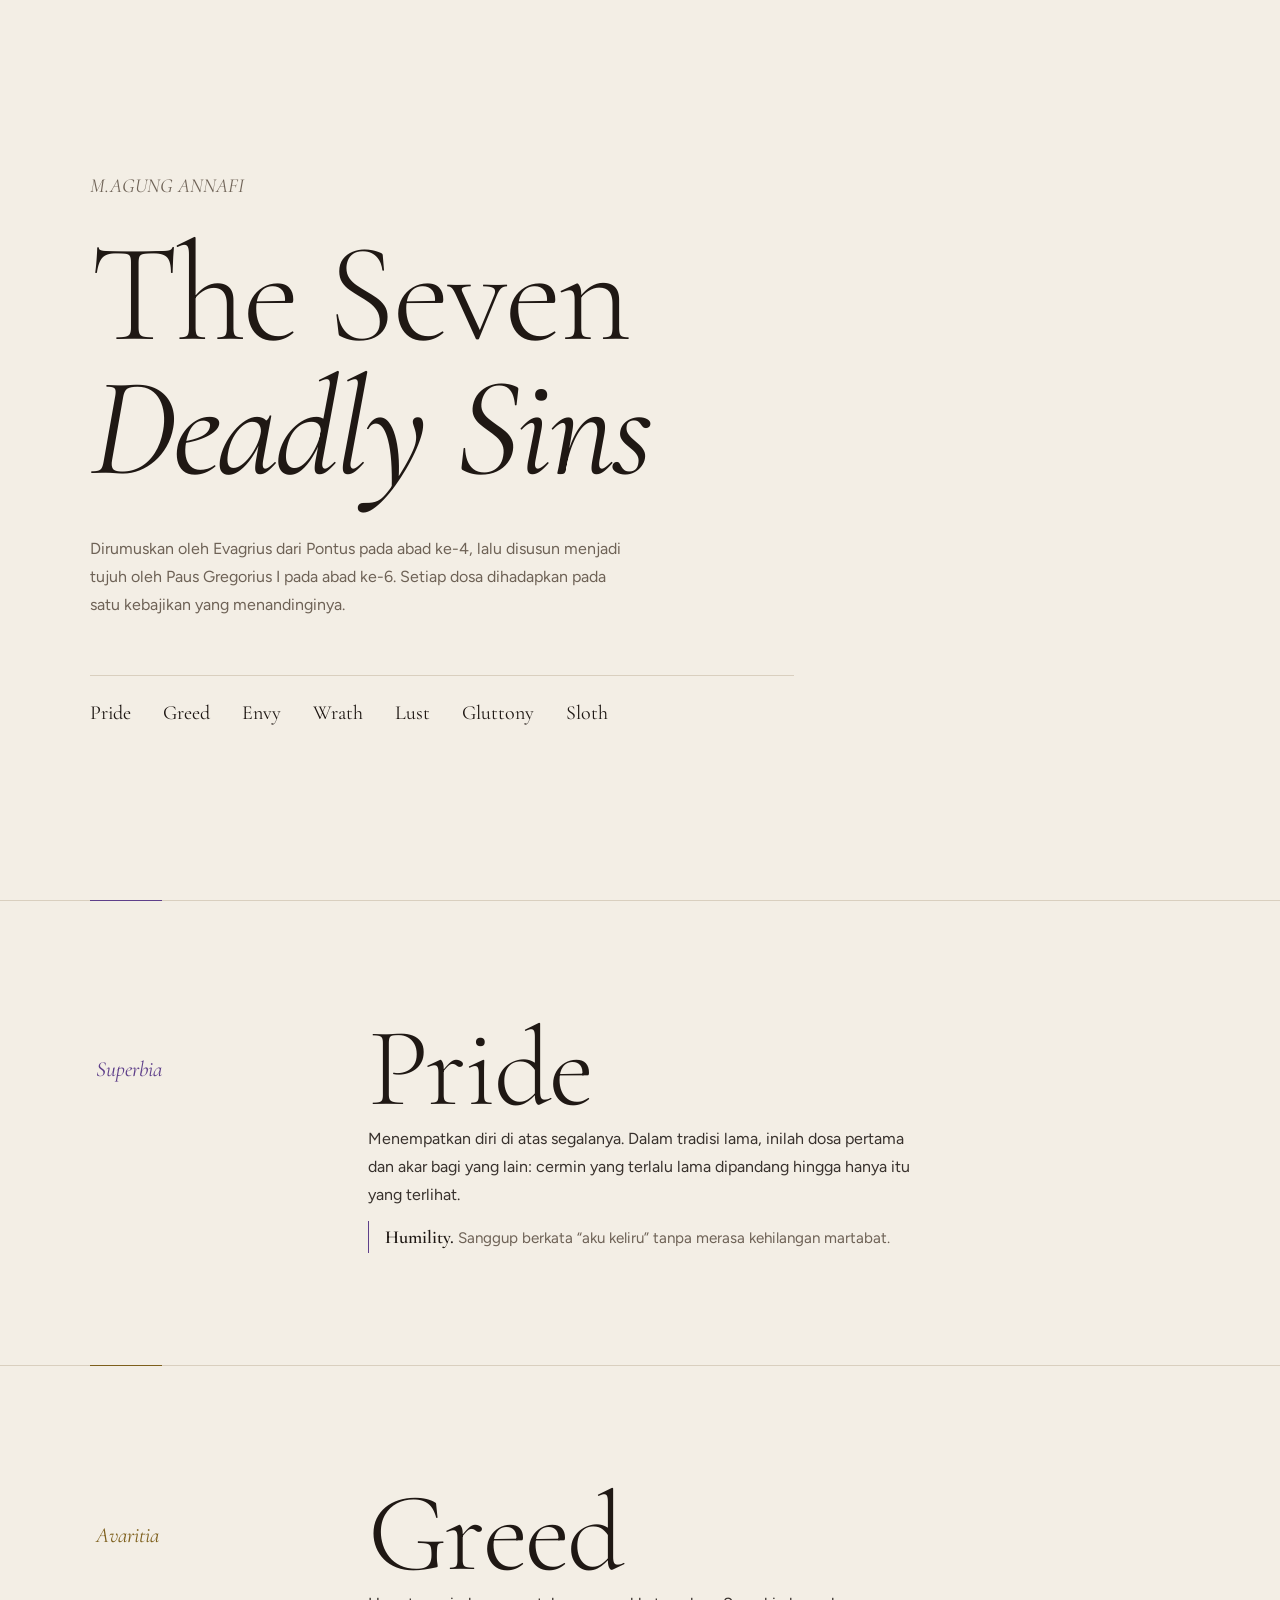
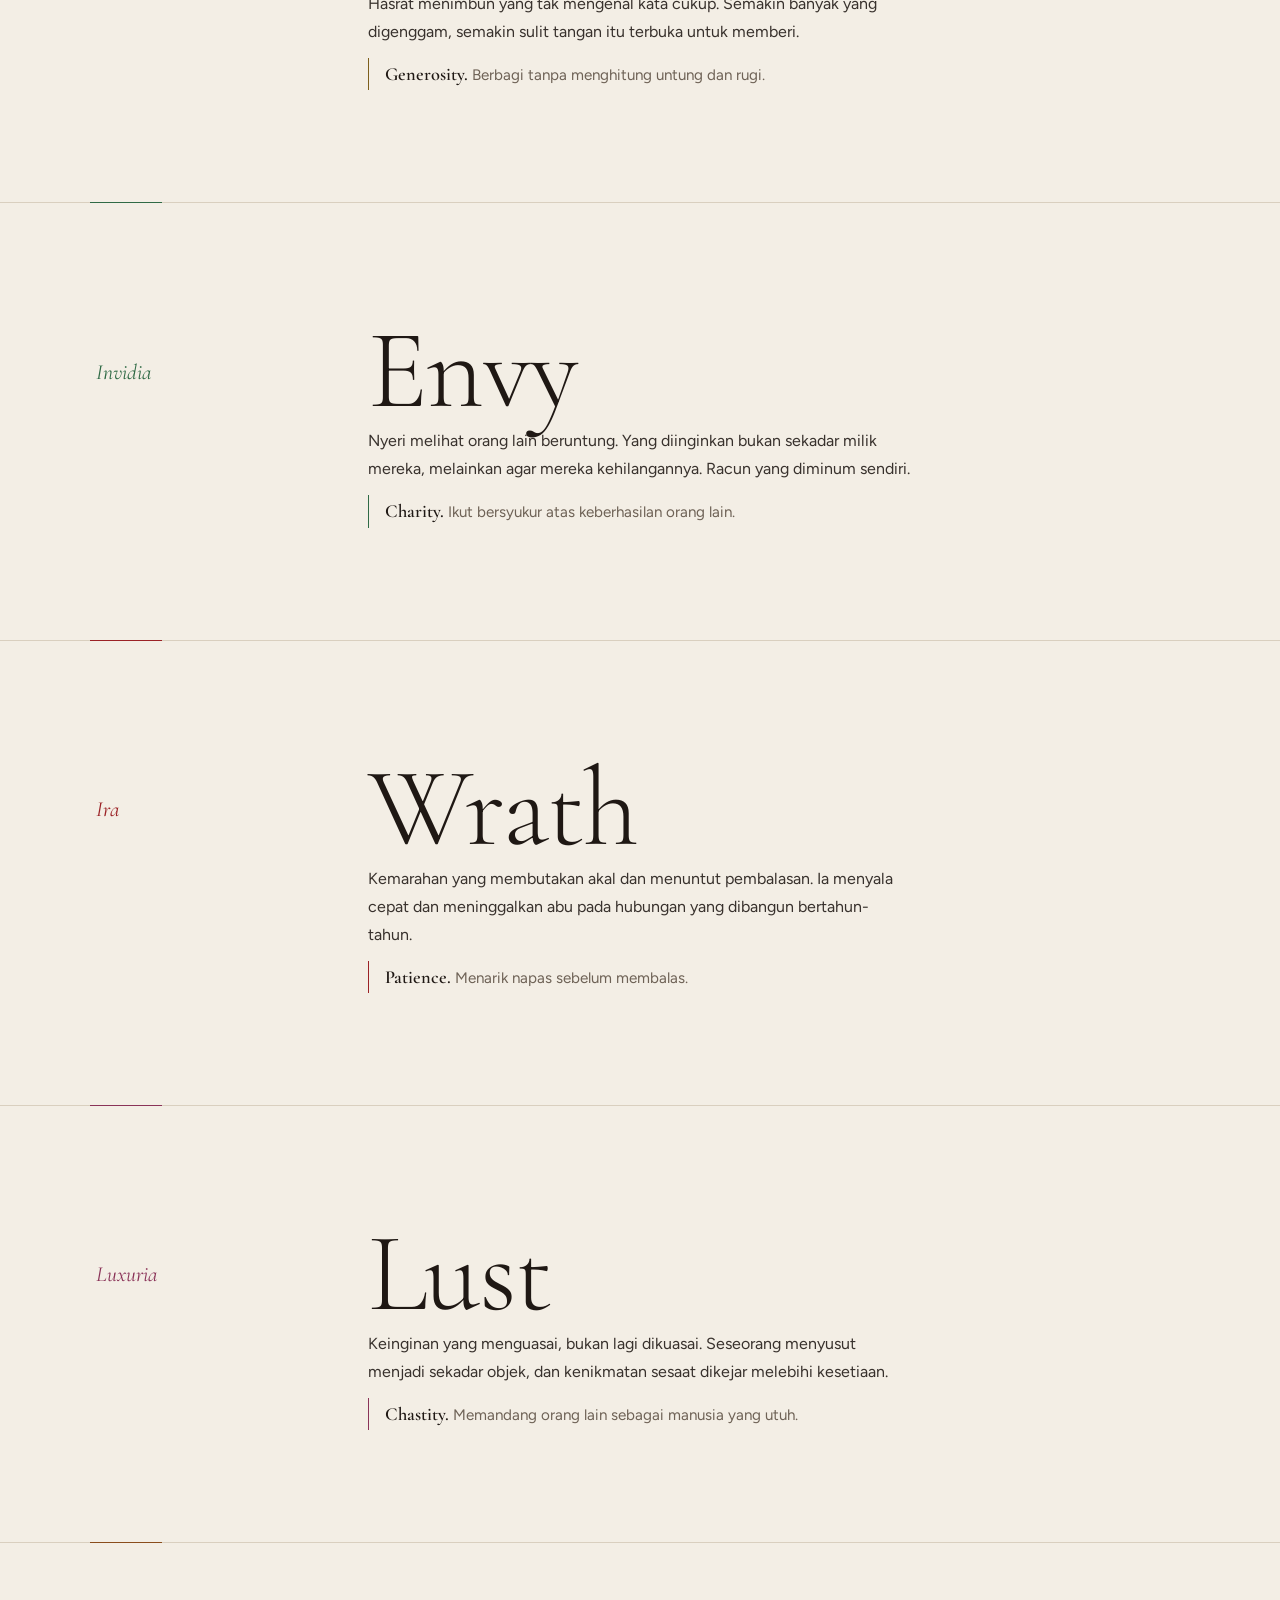
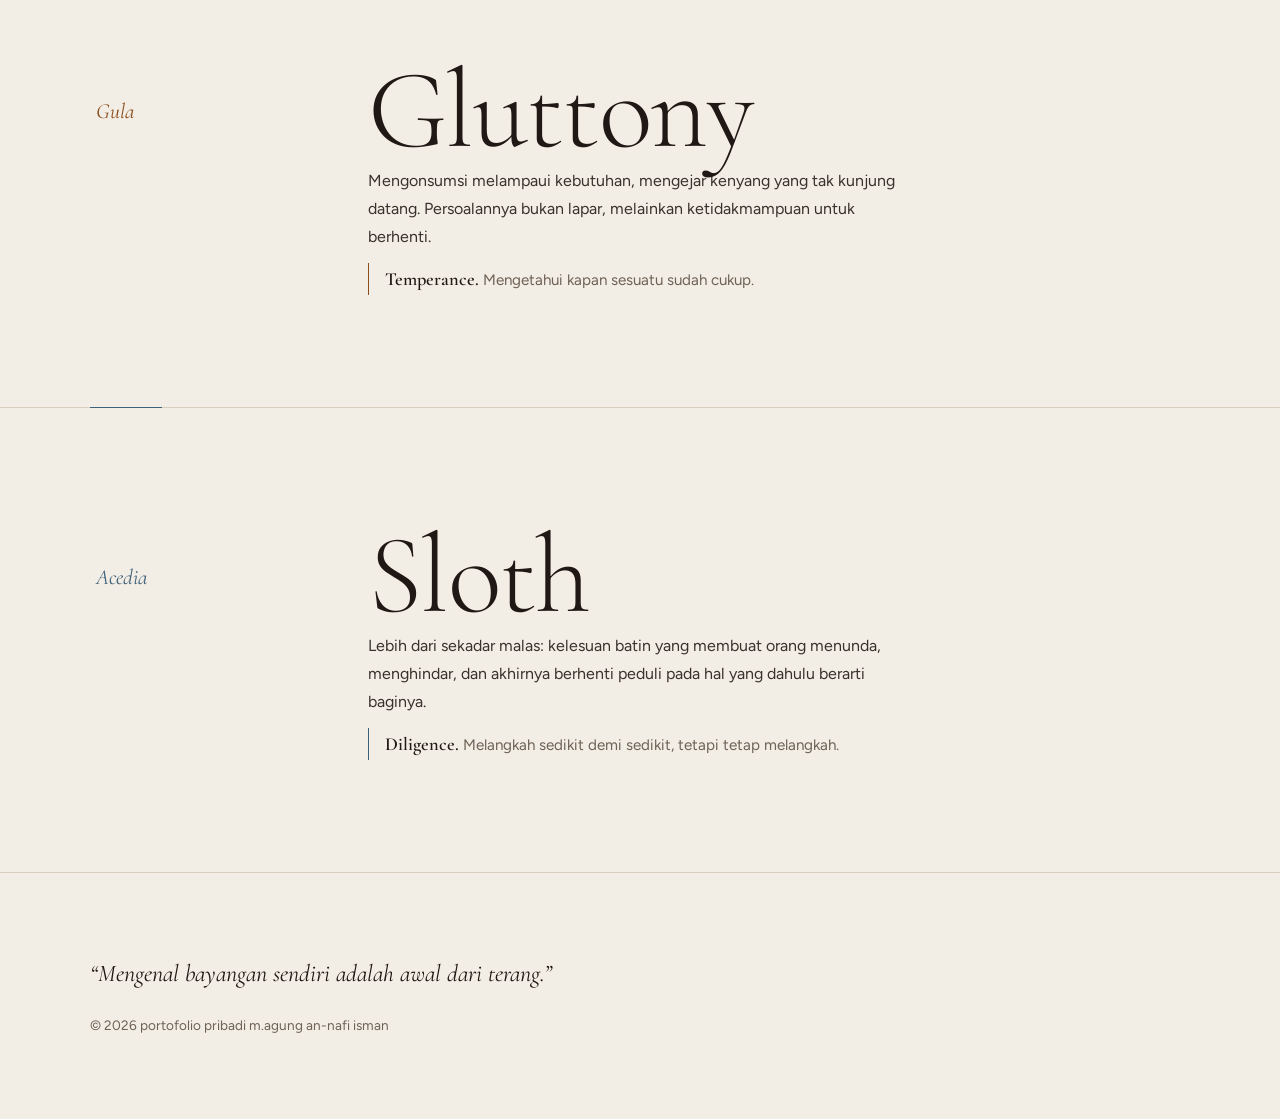
<file: index.html>
<!DOCTYPE html>
<html lang="id">
<head>
<meta charset="utf-8">
<meta name="viewport" content="width=device-width, initial-scale=1, viewport-fit=cover">
<title>The Seven Deadly Sins</title>
<link rel="stylesheet" href="https://fonts.googleapis.com/css2?family=Cormorant+Garamond:ital,wght@0,300;0,400;0,600;1,400&family=Figtree:wght@400;500&display=swap">
<link rel="stylesheet" href="ai.css">
</head>
<body>

<header class="hero">
  <p class="kicker">M.AGUNG ANNAFI</p>
  <h1>The Seven <em>Deadly Sins</em></h1>
  <p class="lead">Dirumuskan oleh Evagrius dari Pontus pada abad ke-4, lalu disusun menjadi tujuh oleh Paus Gregorius I pada abad ke-6. Setiap dosa dihadapkan pada satu kebajikan yang menandinginya.</p>
  <ul class="index">
    <li><a href="#pride">Pride</a></li>
    <li><a href="#greed">Greed</a></li>
    <li><a href="#envy">Envy</a></li>
    <li><a href="#wrath">Wrath</a></li>
    <li><a href="#lust">Lust</a></li>
    <li><a href="#gluttony">Gluttony</a></li>
    <li><a href="#sloth">Sloth</a></li>
  </ul>
</header>

<main>
<section class="sin pride" id="pride">
  <div class="inner">
    <p class="latin">Superbia</p>
    <div>
      <h2>Pride</h2>
      <p class="desc">Menempatkan diri di atas segalanya. Dalam tradisi lama, inilah dosa pertama dan akar bagi yang lain: cermin yang terlalu lama dipandang hingga hanya itu yang terlihat.</p>
      <p class="virtue"><b>Humility.</b> Sanggup berkata “aku keliru” tanpa merasa kehilangan martabat.</p>
    </div>
  </div>
</section>

<section class="sin greed" id="greed">
  <div class="inner">
    <p class="latin">Avaritia</p>
    <div>
      <h2>Greed</h2>
      <p class="desc">Hasrat menimbun yang tak mengenal kata cukup. Semakin banyak yang digenggam, semakin sulit tangan itu terbuka untuk memberi.</p>
      <p class="virtue"><b>Generosity.</b> Berbagi tanpa menghitung untung dan rugi.</p>
    </div>
  </div>
</section>

<section class="sin envy" id="envy">
  <div class="inner">
    <p class="latin">Invidia</p>
    <div>
      <h2>Envy</h2>
      <p class="desc">Nyeri melihat orang lain beruntung. Yang diinginkan bukan sekadar milik mereka, melainkan agar mereka kehilangannya. Racun yang diminum sendiri.</p>
      <p class="virtue"><b>Charity.</b> Ikut bersyukur atas keberhasilan orang lain.</p>
    </div>
  </div>
</section>

<section class="sin wrath" id="wrath">
  <div class="inner">
    <p class="latin">Ira</p>
    <div>
      <h2>Wrath</h2>
      <p class="desc">Kemarahan yang membutakan akal dan menuntut pembalasan. Ia menyala cepat dan meninggalkan abu pada hubungan yang dibangun bertahun-tahun.</p>
      <p class="virtue"><b>Patience.</b> Menarik napas sebelum membalas.</p>
    </div>
  </div>
</section>

<section class="sin lust" id="lust">
  <div class="inner">
    <p class="latin">Luxuria</p>
    <div>
      <h2>Lust</h2>
      <p class="desc">Keinginan yang menguasai, bukan lagi dikuasai. Seseorang menyusut menjadi sekadar objek, dan kenikmatan sesaat dikejar melebihi kesetiaan.</p>
      <p class="virtue"><b>Chastity.</b> Memandang orang lain sebagai manusia yang utuh.</p>
    </div>
  </div>
</section>

<section class="sin gluttony" id="gluttony">
  <div class="inner">
    <p class="latin">Gula</p>
    <div>
      <h2>Gluttony</h2>
      <p class="desc">Mengonsumsi melampaui kebutuhan, mengejar kenyang yang tak kunjung datang. Persoalannya bukan lapar, melainkan ketidakmampuan untuk berhenti.</p>
      <p class="virtue"><b>Temperance.</b> Mengetahui kapan sesuatu sudah cukup.</p>
    </div>
  </div>
</section>

<section class="sin sloth" id="sloth">
  <div class="inner">
    <p class="latin">Acedia</p>
    <div>
      <h2>Sloth</h2>
      <p class="desc">Lebih dari sekadar malas: kelesuan batin yang membuat orang menunda, menghindar, dan akhirnya berhenti peduli pada hal yang dahulu berarti baginya.</p>
      <p class="virtue"><b>Diligence.</b> Melangkah sedikit demi sedikit, tetapi tetap melangkah.</p>
    </div>
  </div>
</section>
</main>

<footer>
  <p class="q">“Mengenal bayangan sendiri adalah awal dari terang.”</p>
  <small>&copy; 2026 portofolio pribadi m.agung an-nafi isman<small>
</footer>

</body>
</html>
</file>
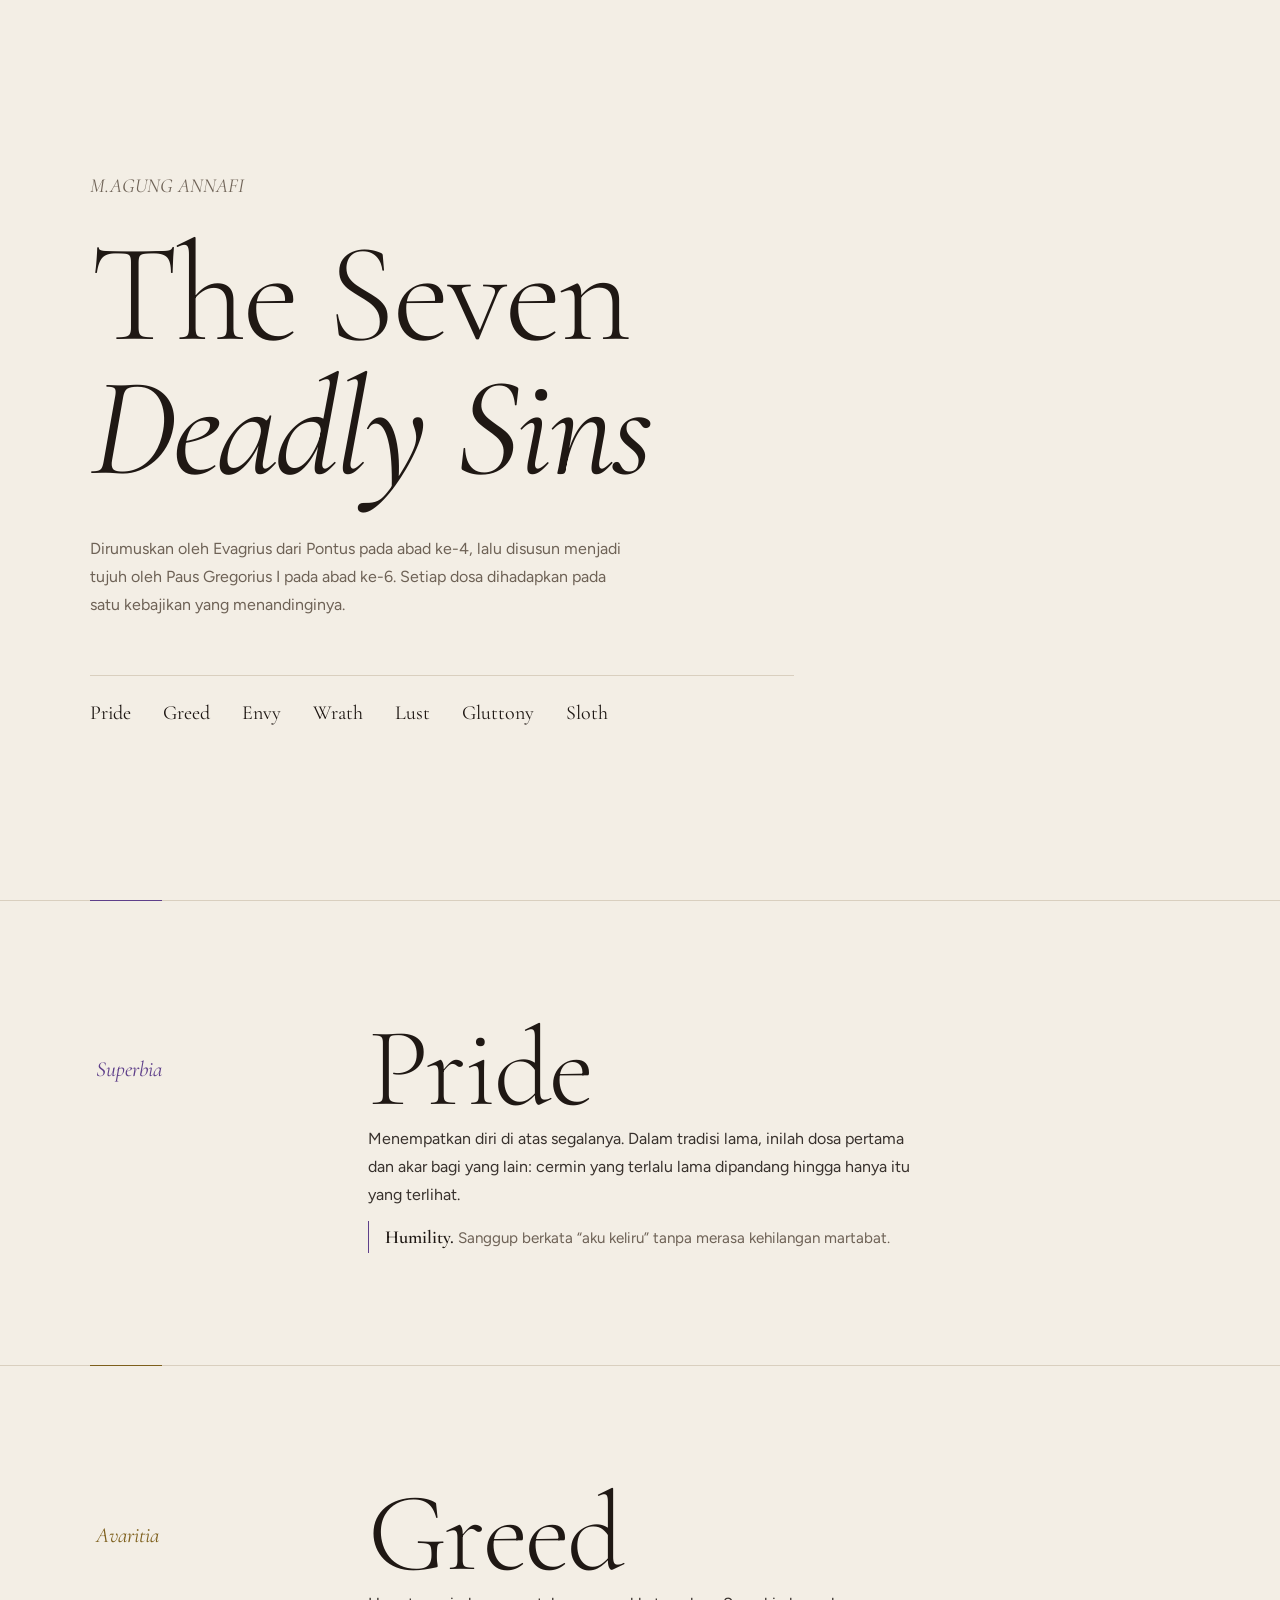
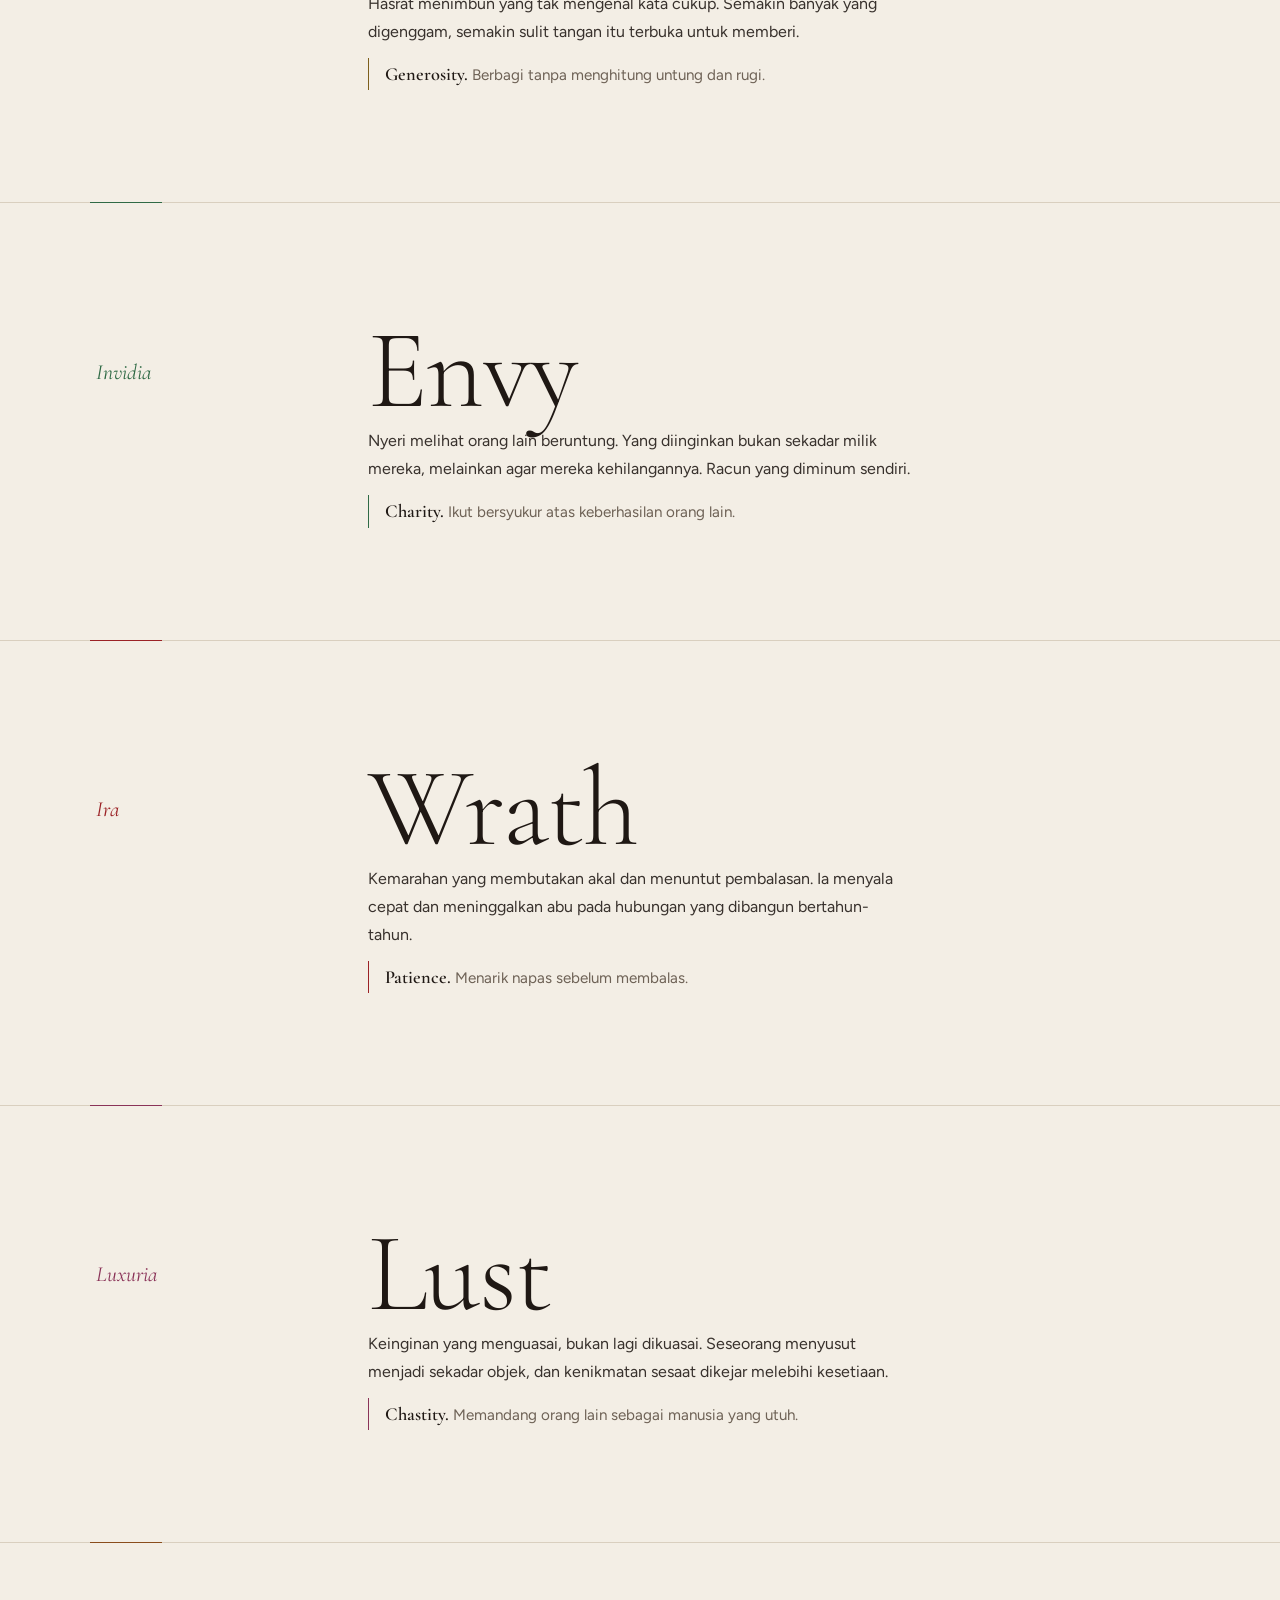
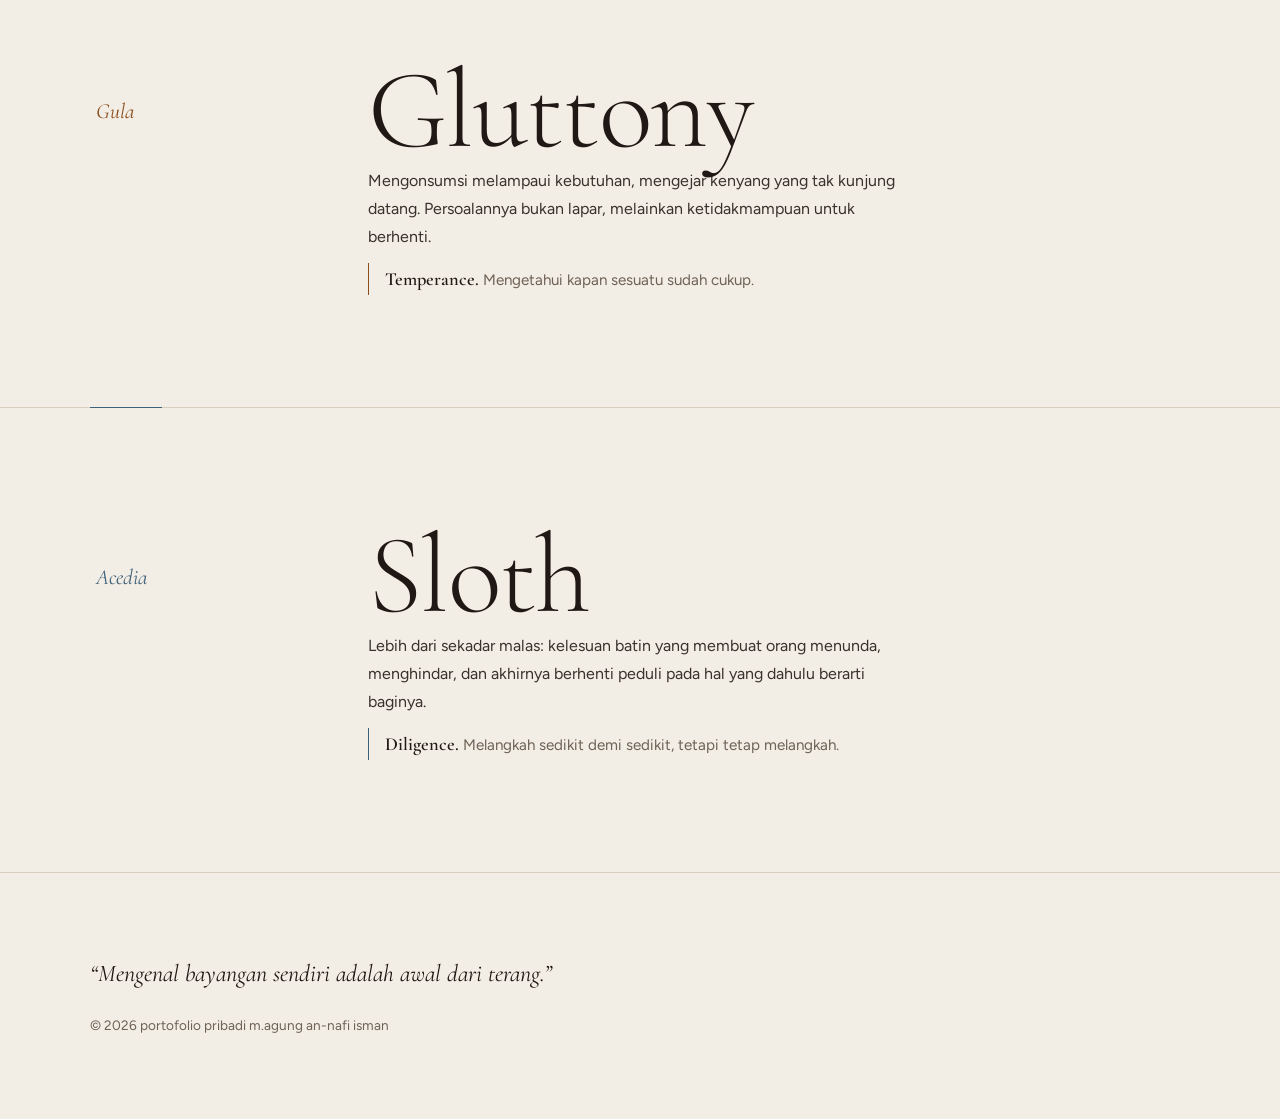
<file: ai.html>
<!DOCTYPE html>
<html lang="id">
<head>
<meta charset="utf-8">
<meta name="viewport" content="width=device-width, initial-scale=1, viewport-fit=cover">
<title>The Seven Deadly Sins</title>
<link rel="stylesheet" href="https://fonts.googleapis.com/css2?family=Cormorant+Garamond:ital,wght@0,300;0,400;0,600;1,400&family=Figtree:wght@400;500&display=swap">
<link rel="stylesheet" href="ai.css">
</head>
<body>

<header class="hero">
  <p class="kicker">M.AGUNG ANNAFI</p>
  <h1>The Seven <em>Deadly Sins</em></h1>
  <p class="lead">Dirumuskan oleh Evagrius dari Pontus pada abad ke-4, lalu disusun menjadi tujuh oleh Paus Gregorius I pada abad ke-6. Setiap dosa dihadapkan pada satu kebajikan yang menandinginya.</p>
  <ul class="index">
    <li><a href="#pride">Pride</a></li>
    <li><a href="#greed">Greed</a></li>
    <li><a href="#envy">Envy</a></li>
    <li><a href="#wrath">Wrath</a></li>
    <li><a href="#lust">Lust</a></li>
    <li><a href="#gluttony">Gluttony</a></li>
    <li><a href="#sloth">Sloth</a></li>
  </ul>
</header>

<main>
<section class="sin pride" id="pride">
  <div class="inner">
    <p class="latin">Superbia</p>
    <div>
      <h2>Pride</h2>
      <p class="desc">Menempatkan diri di atas segalanya. Dalam tradisi lama, inilah dosa pertama dan akar bagi yang lain: cermin yang terlalu lama dipandang hingga hanya itu yang terlihat.</p>
      <p class="virtue"><b>Humility.</b> Sanggup berkata “aku keliru” tanpa merasa kehilangan martabat.</p>
    </div>
  </div>
</section>

<section class="sin greed" id="greed">
  <div class="inner">
    <p class="latin">Avaritia</p>
    <div>
      <h2>Greed</h2>
      <p class="desc">Hasrat menimbun yang tak mengenal kata cukup. Semakin banyak yang digenggam, semakin sulit tangan itu terbuka untuk memberi.</p>
      <p class="virtue"><b>Generosity.</b> Berbagi tanpa menghitung untung dan rugi.</p>
    </div>
  </div>
</section>

<section class="sin envy" id="envy">
  <div class="inner">
    <p class="latin">Invidia</p>
    <div>
      <h2>Envy</h2>
      <p class="desc">Nyeri melihat orang lain beruntung. Yang diinginkan bukan sekadar milik mereka, melainkan agar mereka kehilangannya. Racun yang diminum sendiri.</p>
      <p class="virtue"><b>Charity.</b> Ikut bersyukur atas keberhasilan orang lain.</p>
    </div>
  </div>
</section>

<section class="sin wrath" id="wrath">
  <div class="inner">
    <p class="latin">Ira</p>
    <div>
      <h2>Wrath</h2>
      <p class="desc">Kemarahan yang membutakan akal dan menuntut pembalasan. Ia menyala cepat dan meninggalkan abu pada hubungan yang dibangun bertahun-tahun.</p>
      <p class="virtue"><b>Patience.</b> Menarik napas sebelum membalas.</p>
    </div>
  </div>
</section>

<section class="sin lust" id="lust">
  <div class="inner">
    <p class="latin">Luxuria</p>
    <div>
      <h2>Lust</h2>
      <p class="desc">Keinginan yang menguasai, bukan lagi dikuasai. Seseorang menyusut menjadi sekadar objek, dan kenikmatan sesaat dikejar melebihi kesetiaan.</p>
      <p class="virtue"><b>Chastity.</b> Memandang orang lain sebagai manusia yang utuh.</p>
    </div>
  </div>
</section>

<section class="sin gluttony" id="gluttony">
  <div class="inner">
    <p class="latin">Gula</p>
    <div>
      <h2>Gluttony</h2>
      <p class="desc">Mengonsumsi melampaui kebutuhan, mengejar kenyang yang tak kunjung datang. Persoalannya bukan lapar, melainkan ketidakmampuan untuk berhenti.</p>
      <p class="virtue"><b>Temperance.</b> Mengetahui kapan sesuatu sudah cukup.</p>
    </div>
  </div>
</section>

<section class="sin sloth" id="sloth">
  <div class="inner">
    <p class="latin">Acedia</p>
    <div>
      <h2>Sloth</h2>
      <p class="desc">Lebih dari sekadar malas: kelesuan batin yang membuat orang menunda, menghindar, dan akhirnya berhenti peduli pada hal yang dahulu berarti baginya.</p>
      <p class="virtue"><b>Diligence.</b> Melangkah sedikit demi sedikit, tetapi tetap melangkah.</p>
    </div>
  </div>
</section>
</main>

<footer>
  <p class="q">“Mengenal bayangan sendiri adalah awal dari terang.”</p>
  <small>&copy; 2026 portofolio pribadi m.agung an-nafi isman<small>
</footer>

</body>
</html>
</file>
<file: ai.css>
:root{
  --bg:#0f0d0c; --fg:#ece4d6; --muted:#9a8f82; --line:#2e2825;
  --serif:"Cormorant Garamond","Iowan Old Style",Georgia,serif;
  --sans:"Figtree",system-ui,-apple-system,"Segoe UI",sans-serif;
  color-scheme:dark;
  box-sizing:border-box;
  padding-top:env(safe-area-inset-top,0px);
  padding-bottom:env(safe-area-inset-bottom,0px);
}
@media (prefers-color-scheme:light){
  :root:not([data-theme="dark"]){--bg:#f3eee5;--fg:#1f1814;--muted:#6e6256;--line:#d9cfbf;color-scheme:light}
  :root:not([data-theme="dark"]) .sin{--a:var(--al)}
}
:root[data-theme="light"]{--bg:#f3eee5;--fg:#1f1814;--muted:#6e6256;--line:#d9cfbf;color-scheme:light}
:root[data-theme="light"] .sin{--a:var(--al)}
:root[data-theme="dark"]{--bg:#0f0d0c;--fg:#ece4d6;--muted:#9a8f82;--line:#2e2825;color-scheme:dark}
html{scroll-padding-top:env(safe-area-inset-top,0px);scroll-behavior:smooth}
*{box-sizing:border-box}
body{margin:0;background:var(--bg);color:var(--fg);font-family:var(--sans);font-size:1rem;line-height:1.75;overflow-x:hidden}
a:focus-visible{outline:2px solid var(--fg);outline-offset:4px}

/* Hero */
.hero{min-height:100vh;display:flex;flex-direction:column;justify-content:center;padding:5rem clamp(1.5rem,7vw,6rem)}
.hero .kicker{font-family:var(--serif);font-style:italic;font-size:1.25rem;color:var(--muted);margin:0 0 1.5rem}
.hero h1{font-family:var(--serif);font-weight:300;margin:0;font-size:clamp(3.2rem,11vw,9rem);line-height:.95;letter-spacing:-.02em}
.hero h1 em{display:block;font-weight:400;font-style:italic}
.hero .lead{max-width:34rem;margin:2.5rem 0 0;color:var(--muted)}
.index{display:flex;flex-wrap:wrap;gap:.5rem 2rem;margin:3.5rem 0 0;padding:1.25rem 0 0;border-top:1px solid var(--line);list-style:none;max-width:44rem}
.index a{font-family:var(--serif);font-size:1.25rem;color:var(--fg);text-decoration:none;border-bottom:1px solid transparent}
.index a:hover{border-bottom-color:currentColor}
@media (prefers-reduced-motion:no-preference){
  .hero>*{animation:rise 1.4s ease both}
  .hero>*:nth-child(2){animation-delay:.15s}
  .hero>*:nth-child(3){animation-delay:.3s}
  .hero>*:nth-child(4){animation-delay:.45s}
}
@keyframes rise{from{opacity:0}to{opacity:1}}

/* Sins */
.sin{--a:var(--ad);padding:clamp(3.5rem,9vw,7rem) clamp(1.5rem,7vw,6rem);border-top:1px solid var(--line);position:relative}
.sin::before{content:"";position:absolute;top:-1px;left:clamp(1.5rem,7vw,6rem);width:4.5rem;height:1px;background:var(--a)}
.sin .inner{max-width:68rem;margin:0 auto;display:grid;grid-template-columns:1fr;gap:1.25rem}
.sin .latin{font-family:var(--serif);font-style:italic;font-size:1.35rem;color:var(--a);margin:0}
.sin h2{font-family:var(--serif);font-weight:300;font-size:clamp(3.2rem,10vw,7rem);line-height:1;margin:0;letter-spacing:-.015em}
.sin p{margin:0;max-width:34rem}
.sin .desc{color:var(--fg);opacity:.88}
.sin .virtue{margin-top:.75rem;padding-left:1rem;border-left:1px solid var(--a);color:var(--muted);font-size:.95rem}
.sin .virtue b{font-family:var(--serif);font-size:1.15rem;font-weight:600;color:var(--fg)}
@media (min-width:820px){
  .sin .inner{grid-template-columns:14rem 1fr;gap:2rem 3rem;align-items:start}
  .sin .latin{padding-top:2.4rem}
}

.pride   {--ad:#a48bc7;--al:#5e3f8a}
.greed   {--ad:#c9a766;--al:#7d5f1c}
.envy    {--ad:#7fae8e;--al:#2f6a45}
.wrath   {--ad:#c4575a;--al:#9b2226}
.lust    {--ad:#b9708a;--al:#8a3358}
.gluttony{--ad:#c88a58;--al:#8a4d1c}
.sloth   {--ad:#84a0b6;--al:#3f6079}

footer{padding:5rem clamp(1.5rem,7vw,6rem);border-top:1px solid var(--line);color:var(--muted)}
footer .q{font-family:var(--serif);font-style:italic;font-size:1.5rem;color:var(--fg);max-width:32rem;margin:0 0 1rem}
footer small{font-size:.85rem}
</file>
